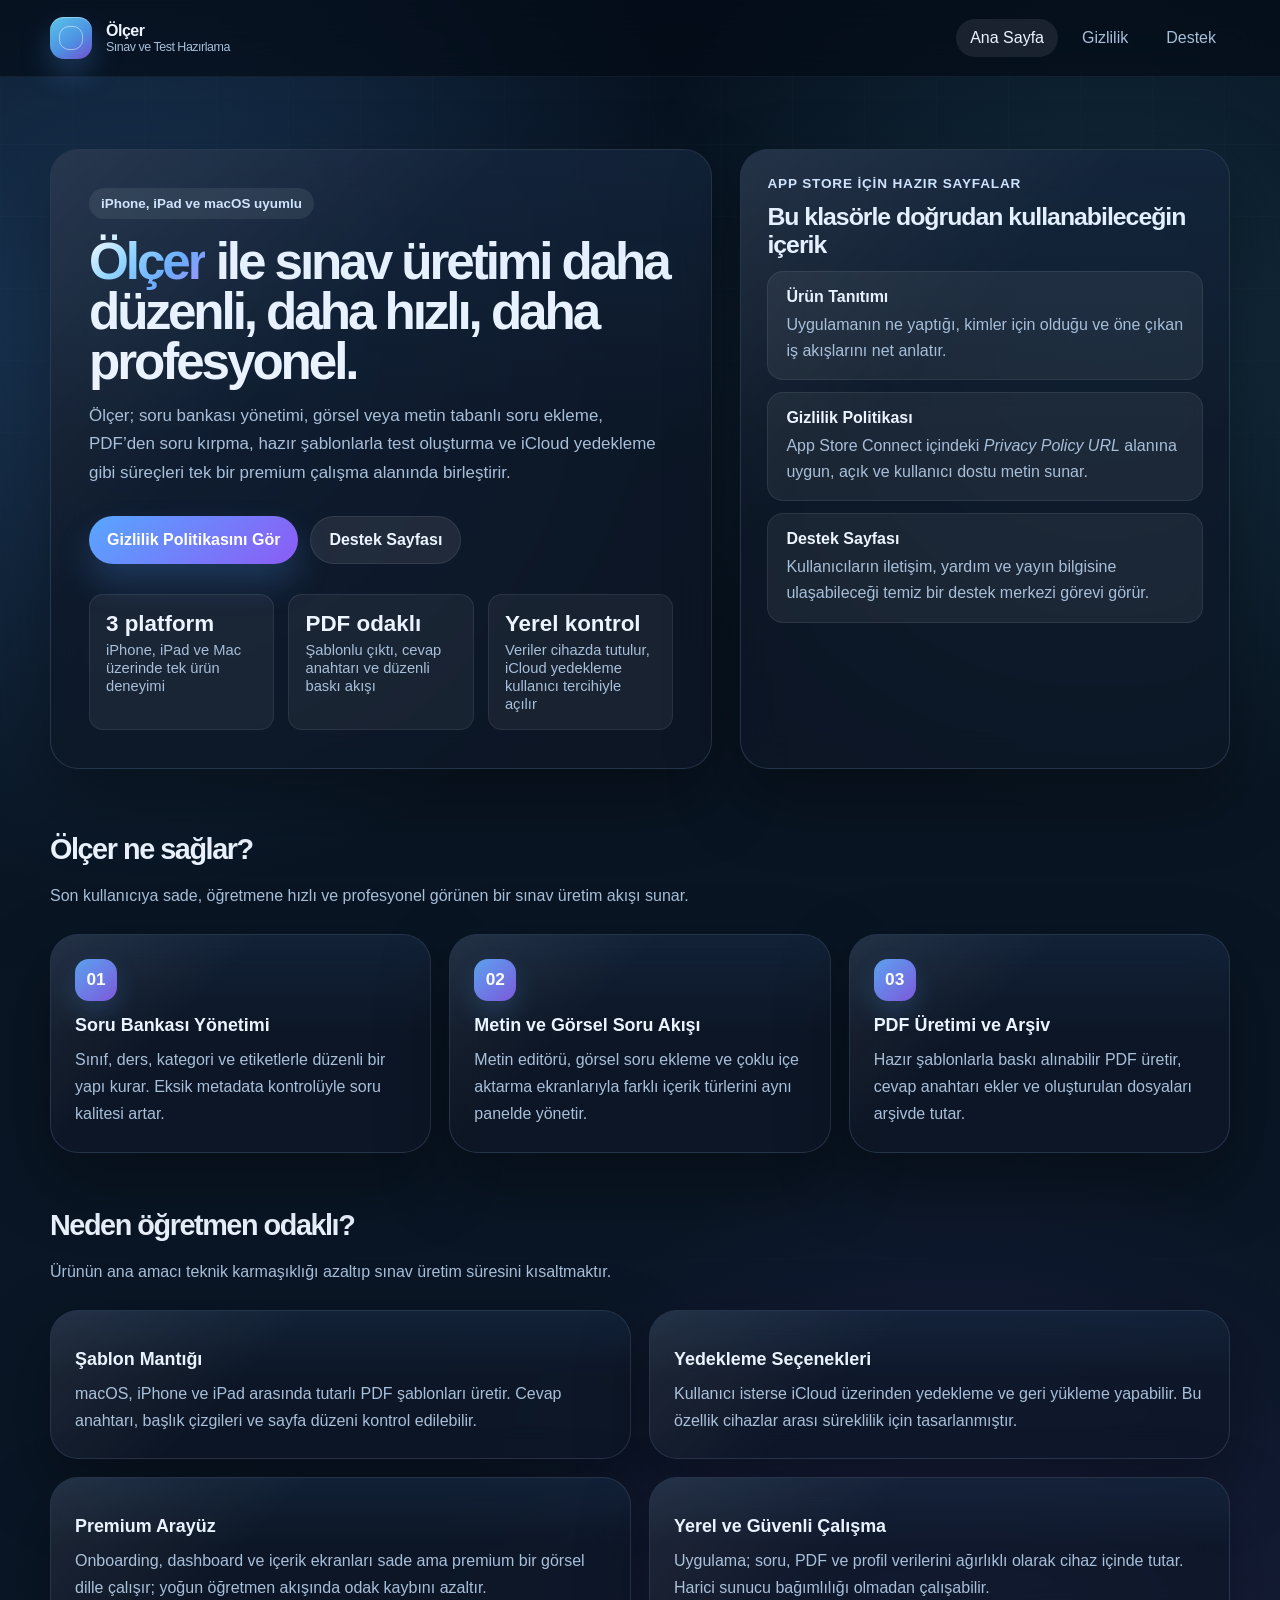
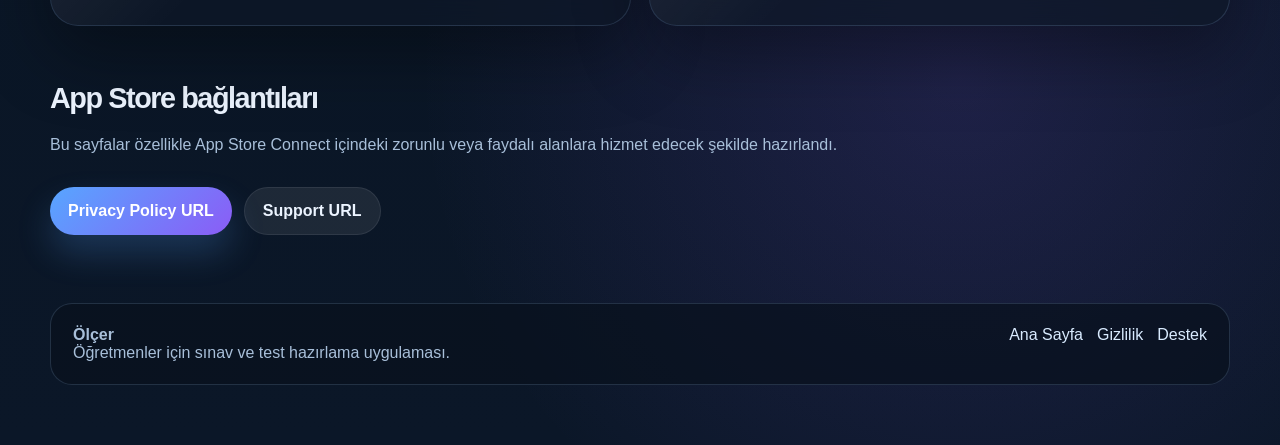
<file: index.html>
<!doctype html>
<html lang="tr">
  <head>
    <meta charset="utf-8">
    <meta name="viewport" content="width=device-width, initial-scale=1">
    <title>Ölçer | Sınav ve Test Hazırlama</title>
    <meta name="description" content="Ölçer; öğretmenler için soru bankası, görsel soru ekleme, PDF oluşturma ve iCloud yedekleme akışlarını tek yerde toplayan sınav hazırlama uygulamasıdır.">
    <link rel="stylesheet" href="./styles.css">
  </head>
  <body>
    <header class="topbar">
      <div class="site-shell topbar-inner">
        <a class="brand" href="./index.html">
          <span class="brand-mark" aria-hidden="true"></span>
          <span class="brand-copy">
            <strong>Ölçer</strong>
            <span>Sınav ve Test Hazırlama</span>
          </span>
        </a>
        <nav class="nav">
          <a class="active" href="./index.html">Ana Sayfa</a>
          <a href="./privacy.html">Gizlilik</a>
          <a href="./support.html">Destek</a>
        </nav>
      </div>
    </header>

    <main class="site-shell">
      <section class="hero">
        <div class="hero-grid">
          <article class="hero-card">
            <span class="eyebrow">iPhone, iPad ve macOS uyumlu</span>
            <h1><span class="gradient-text">Ölçer</span> ile sınav üretimi daha düzenli, daha hızlı, daha profesyonel.</h1>
            <p class="lead">
              Ölçer; soru bankası yönetimi, görsel veya metin tabanlı soru ekleme, PDF’den soru kırpma,
              hazır şablonlarla test oluşturma ve iCloud yedekleme gibi süreçleri tek bir premium çalışma alanında birleştirir.
            </p>

            <div class="hero-actions">
              <a class="button button-primary" href="./privacy.html">Gizlilik Politikasını Gör</a>
              <a class="button button-secondary" href="./support.html">Destek Sayfası</a>
            </div>

            <div class="hero-metrics">
              <div class="metric">
                <strong>3 platform</strong>
                <span>iPhone, iPad ve Mac üzerinde tek ürün deneyimi</span>
              </div>
              <div class="metric">
                <strong>PDF odaklı</strong>
                <span>Şablonlu çıktı, cevap anahtarı ve düzenli baskı akışı</span>
              </div>
              <div class="metric">
                <strong>Yerel kontrol</strong>
                <span>Veriler cihazda tutulur, iCloud yedekleme kullanıcı tercihiyle açılır</span>
              </div>
            </div>
          </article>

          <aside class="panel">
            <div class="panel-label">App Store için hazır sayfalar</div>
            <h2>Bu klasörle doğrudan kullanabileceğin içerik</h2>
            <div class="stack">
              <div class="stack-card">
                <strong>Ürün Tanıtımı</strong>
                <p>Uygulamanın ne yaptığı, kimler için olduğu ve öne çıkan iş akışlarını net anlatır.</p>
              </div>
              <div class="stack-card">
                <strong>Gizlilik Politikası</strong>
                <p>App Store Connect içindeki <em>Privacy Policy URL</em> alanına uygun, açık ve kullanıcı dostu metin sunar.</p>
              </div>
              <div class="stack-card">
                <strong>Destek Sayfası</strong>
                <p>Kullanıcıların iletişim, yardım ve yayın bilgisine ulaşabileceği temiz bir destek merkezi görevi görür.</p>
              </div>
            </div>
          </aside>
        </div>
      </section>

      <section class="section">
        <div class="section-header">
          <h2>Ölçer ne sağlar?</h2>
          <p>Son kullanıcıya sade, öğretmene hızlı ve profesyonel görünen bir sınav üretim akışı sunar.</p>
        </div>
        <div class="feature-grid">
          <article class="feature-card">
            <div class="icon-pill">01</div>
            <h3>Soru Bankası Yönetimi</h3>
            <p>Sınıf, ders, kategori ve etiketlerle düzenli bir yapı kurar. Eksik metadata kontrolüyle soru kalitesi artar.</p>
          </article>
          <article class="feature-card">
            <div class="icon-pill">02</div>
            <h3>Metin ve Görsel Soru Akışı</h3>
            <p>Metin editörü, görsel soru ekleme ve çoklu içe aktarma ekranlarıyla farklı içerik türlerini aynı panelde yönetir.</p>
          </article>
          <article class="feature-card">
            <div class="icon-pill">03</div>
            <h3>PDF Üretimi ve Arşiv</h3>
            <p>Hazır şablonlarla baskı alınabilir PDF üretir, cevap anahtarı ekler ve oluşturulan dosyaları arşivde tutar.</p>
          </article>
        </div>
      </section>

      <section class="section">
        <div class="section-header">
          <h2>Neden öğretmen odaklı?</h2>
          <p>Ürünün ana amacı teknik karmaşıklığı azaltıp sınav üretim süresini kısaltmaktır.</p>
        </div>
        <div class="info-grid">
          <article class="info-card">
            <h3>Şablon Mantığı</h3>
            <p>macOS, iPhone ve iPad arasında tutarlı PDF şablonları üretir. Cevap anahtarı, başlık çizgileri ve sayfa düzeni kontrol edilebilir.</p>
          </article>
          <article class="info-card">
            <h3>Yedekleme Seçenekleri</h3>
            <p>Kullanıcı isterse iCloud üzerinden yedekleme ve geri yükleme yapabilir. Bu özellik cihazlar arası süreklilik için tasarlanmıştır.</p>
          </article>
          <article class="info-card">
            <h3>Premium Arayüz</h3>
            <p>Onboarding, dashboard ve içerik ekranları sade ama premium bir görsel dille çalışır; yoğun öğretmen akışında odak kaybını azaltır.</p>
          </article>
          <article class="info-card">
            <h3>Yerel ve Güvenli Çalışma</h3>
            <p>Uygulama; soru, PDF ve profil verilerini ağırlıklı olarak cihaz içinde tutar. Harici sunucu bağımlılığı olmadan çalışabilir.</p>
          </article>
        </div>
      </section>

      <section class="section">
        <div class="section-header">
          <h2>App Store bağlantıları</h2>
          <p>Bu sayfalar özellikle App Store Connect içindeki zorunlu veya faydalı alanlara hizmet edecek şekilde hazırlandı.</p>
        </div>
        <div class="cta-row">
          <a class="button button-primary" href="./privacy.html">Privacy Policy URL</a>
          <a class="button button-secondary" href="./support.html">Support URL</a>
        </div>
      </section>
    </main>

    <footer class="site-shell footer">
      <div class="footer-card">
        <div>
          <strong>Ölçer</strong><br>
          Öğretmenler için sınav ve test hazırlama uygulaması.
        </div>
        <div class="footer-links">
          <a href="./index.html">Ana Sayfa</a>
          <a href="./privacy.html">Gizlilik</a>
          <a href="./support.html">Destek</a>
        </div>
      </div>
    </footer>
  </body>
</html>
</file>
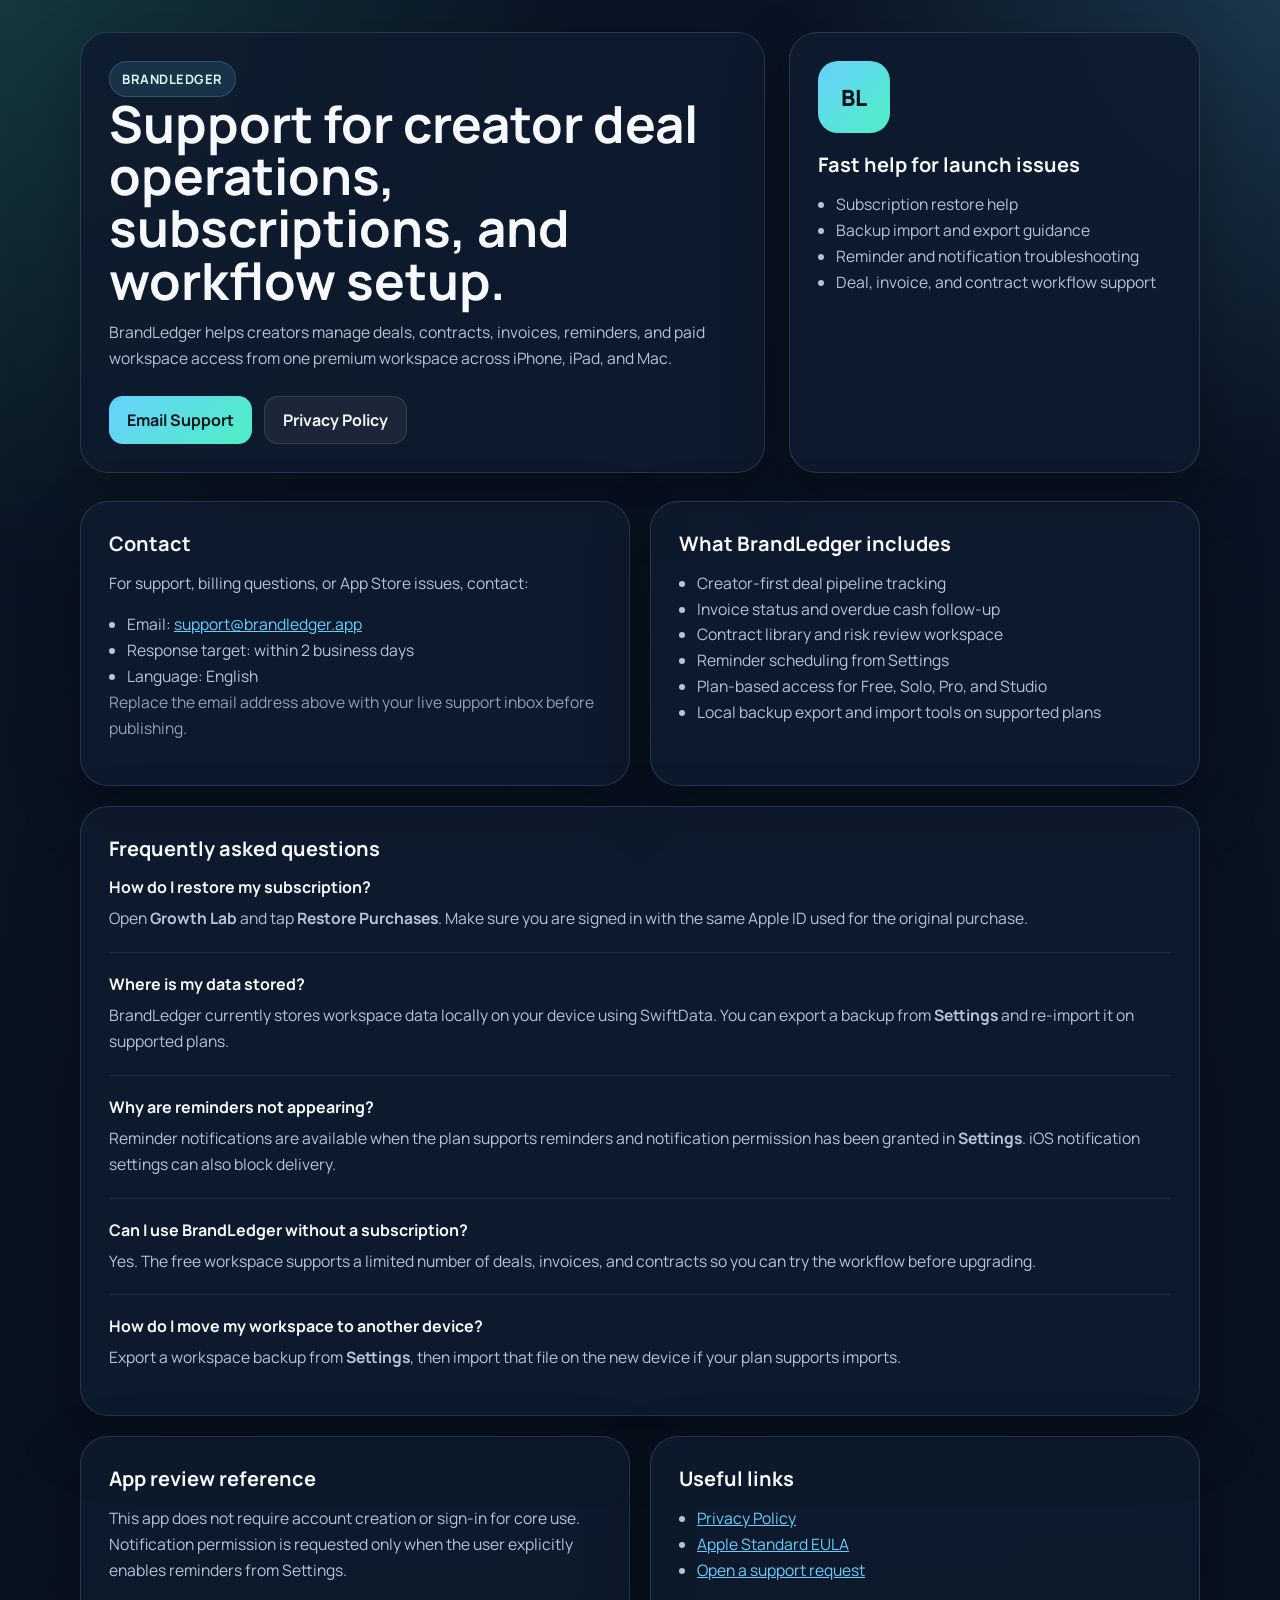
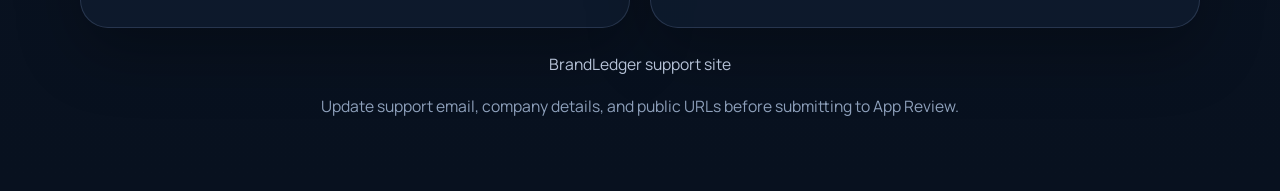
<file: brand/index.html>
<!DOCTYPE html>
<html lang="en">
<head>
  <meta charset="UTF-8">
  <meta name="viewport" content="width=device-width, initial-scale=1.0">
  <meta name="description" content="BrandLedger support hub for setup, subscriptions, backups, reminders, and creator workflow help.">
  <title>BrandLedger Support</title>
  <link rel="preconnect" href="https://fonts.googleapis.com">
  <link rel="preconnect" href="https://fonts.gstatic.com" crossorigin>
  <link href="https://fonts.googleapis.com/css2?family=Manrope:wght@400;500;600;700;800&display=swap" rel="stylesheet">
  <link rel="stylesheet" href="./styles.css">
</head>
<body>
  <div class="page-shell">
    <header class="hero">
      <div class="hero-copy">
        <span class="eyebrow">BrandLedger</span>
        <h1>Support for creator deal operations, subscriptions, and workflow setup.</h1>
        <p>
          BrandLedger helps creators manage deals, contracts, invoices, reminders, and paid workspace access
          from one premium workspace across iPhone, iPad, and Mac.
        </p>
        <div class="hero-actions">
          <a class="button button-primary" href="mailto:support@brandledger.app">Email Support</a>
          <a class="button button-secondary" href="./privacy.html">Privacy Policy</a>
        </div>
      </div>
      <div class="hero-card">
        <div class="logo-mark" aria-hidden="true">BL</div>
        <h2>Fast help for launch issues</h2>
        <ul class="stat-list">
          <li>Subscription restore help</li>
          <li>Backup import and export guidance</li>
          <li>Reminder and notification troubleshooting</li>
          <li>Deal, invoice, and contract workflow support</li>
        </ul>
      </div>
    </header>

    <main class="content-grid">
      <section class="card">
        <h2>Contact</h2>
        <p>For support, billing questions, or App Store issues, contact:</p>
        <ul class="plain-list">
          <li>Email: <a href="mailto:support@brandledger.app">support@brandledger.app</a></li>
          <li>Response target: within 2 business days</li>
          <li>Language: English</li>
        </ul>
        <p class="muted">
          Replace the email address above with your live support inbox before publishing.
        </p>
      </section>

      <section class="card">
        <h2>What BrandLedger includes</h2>
        <ul class="plain-list">
          <li>Creator-first deal pipeline tracking</li>
          <li>Invoice status and overdue cash follow-up</li>
          <li>Contract library and risk review workspace</li>
          <li>Reminder scheduling from Settings</li>
          <li>Plan-based access for Free, Solo, Pro, and Studio</li>
          <li>Local backup export and import tools on supported plans</li>
        </ul>
      </section>

      <section class="card span-2">
        <h2>Frequently asked questions</h2>

        <div class="faq-item">
          <h3>How do I restore my subscription?</h3>
          <p>
            Open <strong>Growth Lab</strong> and tap <strong>Restore Purchases</strong>. Make sure you are signed
            in with the same Apple ID used for the original purchase.
          </p>
        </div>

        <div class="faq-item">
          <h3>Where is my data stored?</h3>
          <p>
            BrandLedger currently stores workspace data locally on your device using SwiftData. You can export a
            backup from <strong>Settings</strong> and re-import it on supported plans.
          </p>
        </div>

        <div class="faq-item">
          <h3>Why are reminders not appearing?</h3>
          <p>
            Reminder notifications are available when the plan supports reminders and notification permission has
            been granted in <strong>Settings</strong>. iOS notification settings can also block delivery.
          </p>
        </div>

        <div class="faq-item">
          <h3>Can I use BrandLedger without a subscription?</h3>
          <p>
            Yes. The free workspace supports a limited number of deals, invoices, and contracts so you can try the
            workflow before upgrading.
          </p>
        </div>

        <div class="faq-item">
          <h3>How do I move my workspace to another device?</h3>
          <p>
            Export a workspace backup from <strong>Settings</strong>, then import that file on the new device if
            your plan supports imports.
          </p>
        </div>
      </section>

      <section class="card">
        <h2>App review reference</h2>
        <p>
          This app does not require account creation or sign-in for core use. Notification permission is requested
          only when the user explicitly enables reminders from Settings.
        </p>
      </section>

      <section class="card">
        <h2>Useful links</h2>
        <ul class="plain-list">
          <li><a href="./privacy.html">Privacy Policy</a></li>
          <li><a href="https://www.apple.com/legal/internet-services/itunes/dev/stdeula/" target="_blank" rel="noreferrer">Apple Standard EULA</a></li>
          <li><a href="mailto:support@brandledger.app?subject=BrandLedger%20Support">Open a support request</a></li>
        </ul>
      </section>
    </main>

    <footer class="footer">
      <p>BrandLedger support site</p>
      <p class="muted">Update support email, company details, and public URLs before submitting to App Review.</p>
    </footer>
  </div>
</body>
</html>
</file>
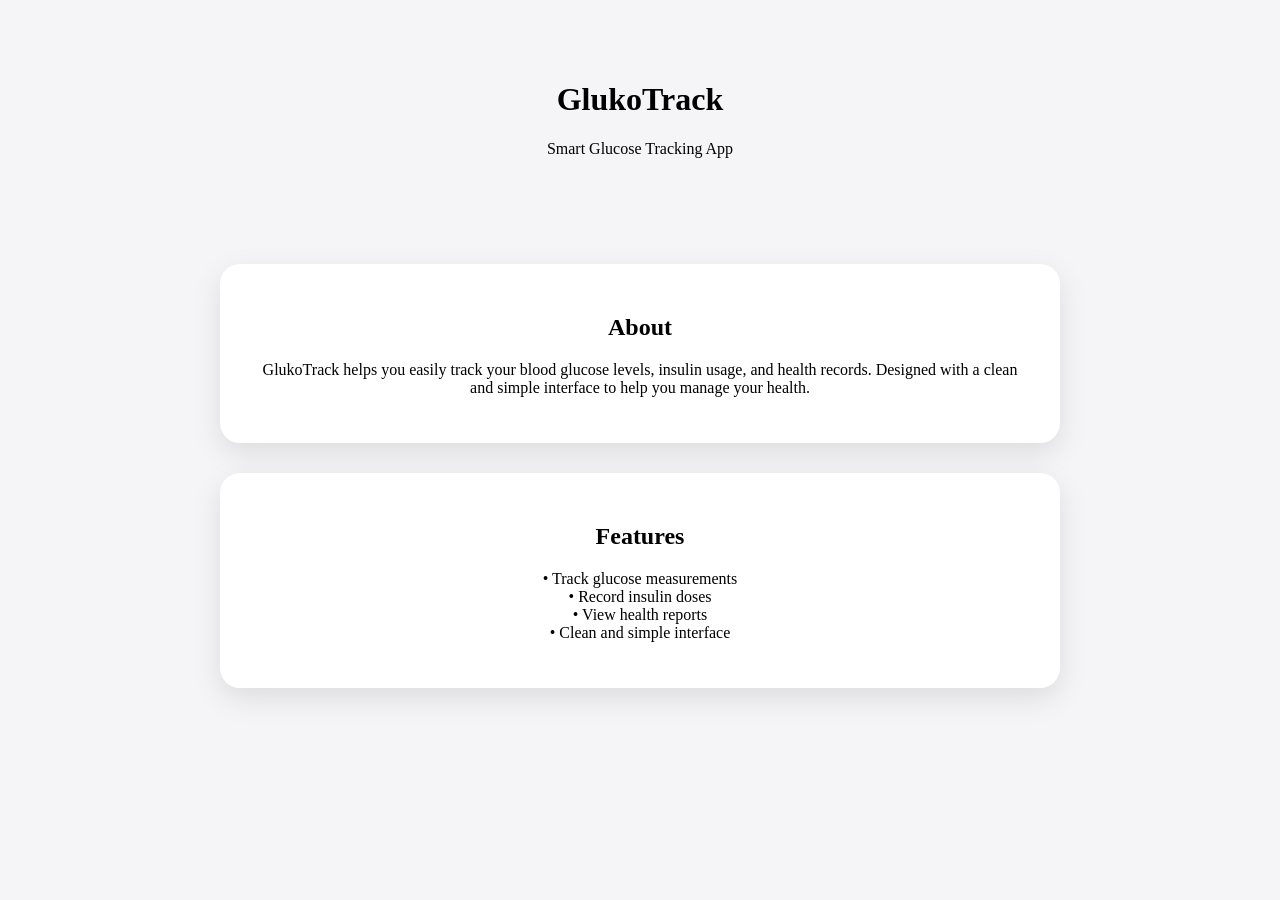
<file: glukotrack.html>
<!DOCTYPE html>
<html>
<head>
<meta charset="UTF-8">
<title>GlukoTrack</title>

<style>

body{
font-family:-apple-system;
background:#f5f5f7;
margin:0;
text-align:center;
}

header{
padding:60px;
}

.container{
max-width:900px;
margin:auto;
}

img{
width:100%;
border-radius:16px;
margin-top:20px;
}

.card{
background:white;
padding:30px;
border-radius:20px;
box-shadow:0 10px 30px rgba(0,0,0,0.1);
margin:30px;
}

</style>

</head>

<body>

<header>
<h1>GlukoTrack</h1>
<p>Smart Glucose Tracking App</p>
</header>

<div class="container">

<div class="card">

<h2>About</h2>

<p>
GlukoTrack helps you easily track your blood glucose levels, insulin usage, and health records.
Designed with a clean and simple interface to help you manage your health.
</p>

</div>

<div class="card">

<h2>Features</h2>

<p>
• Track glucose measurements<br>
• Record insulin doses<br>
• View health reports<br>
• Clean and simple interface
</p>

</div>

</div>

</body>
</html>
</file>
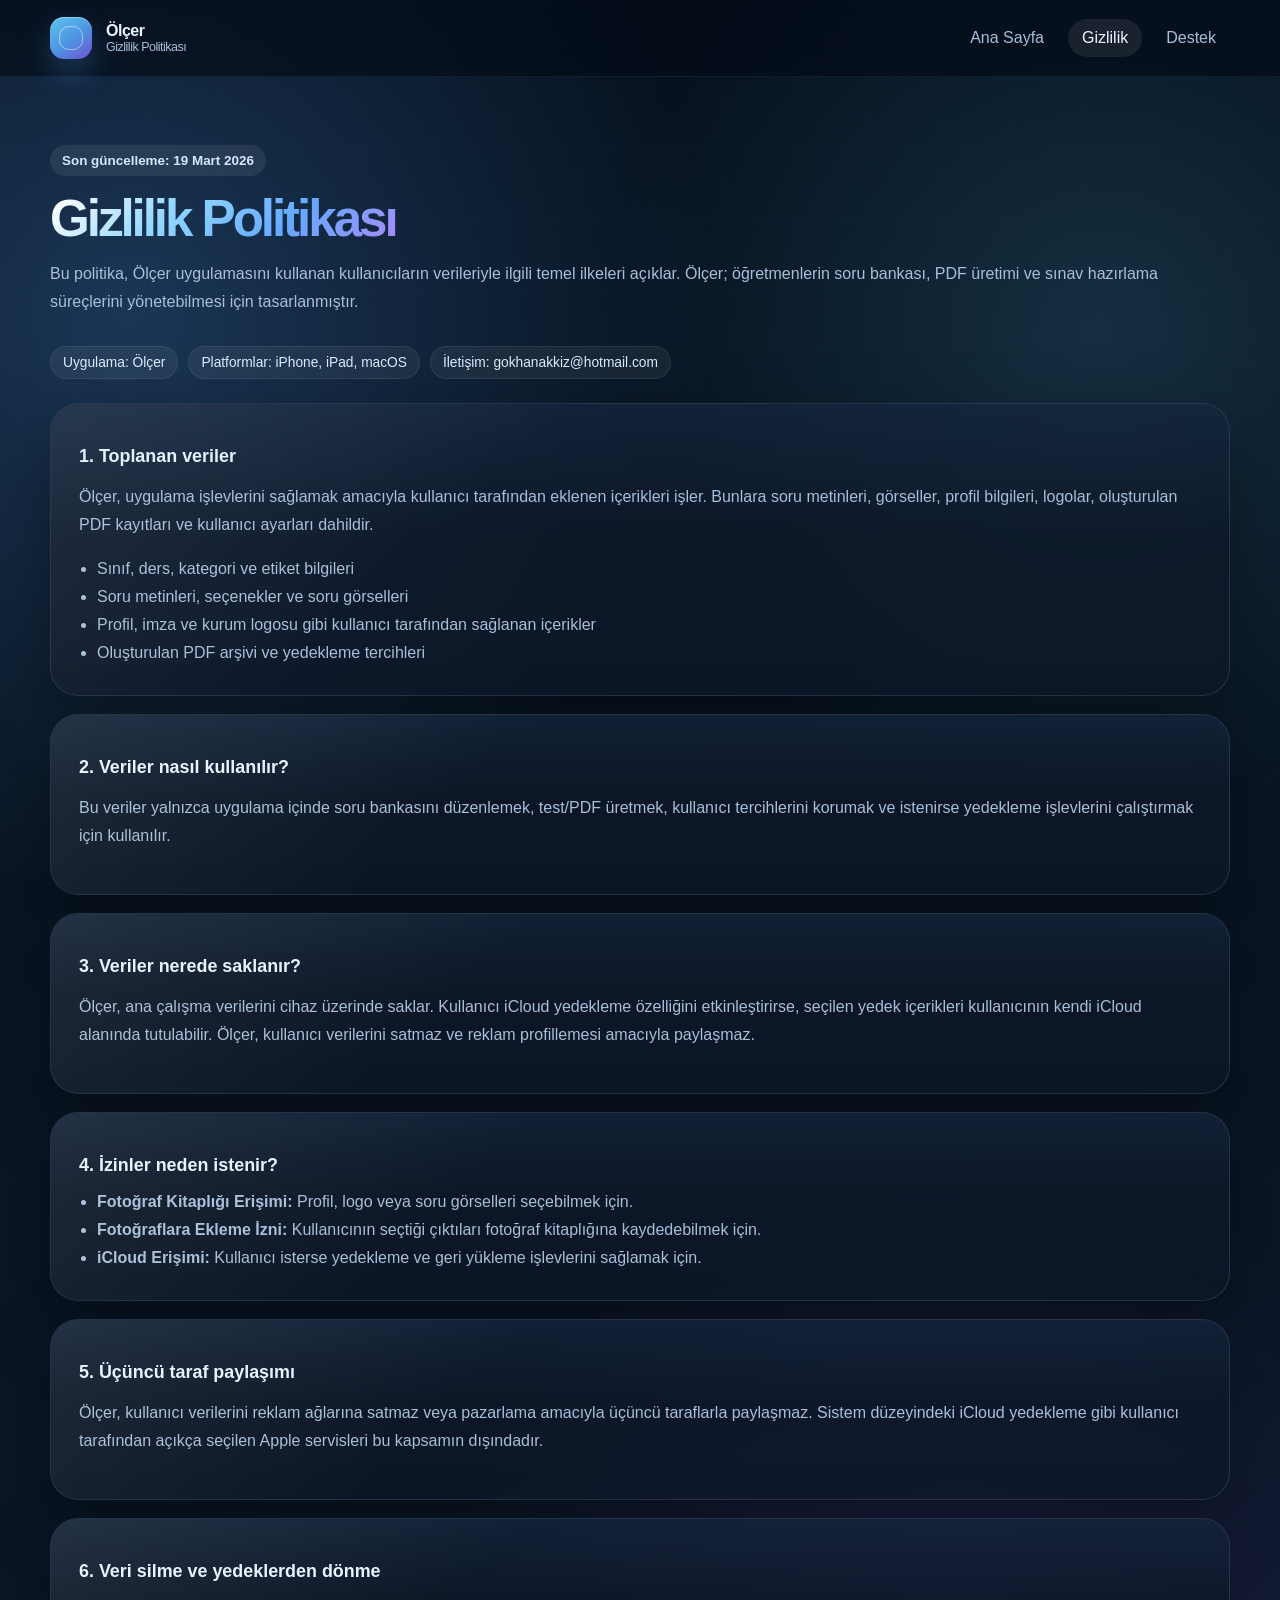
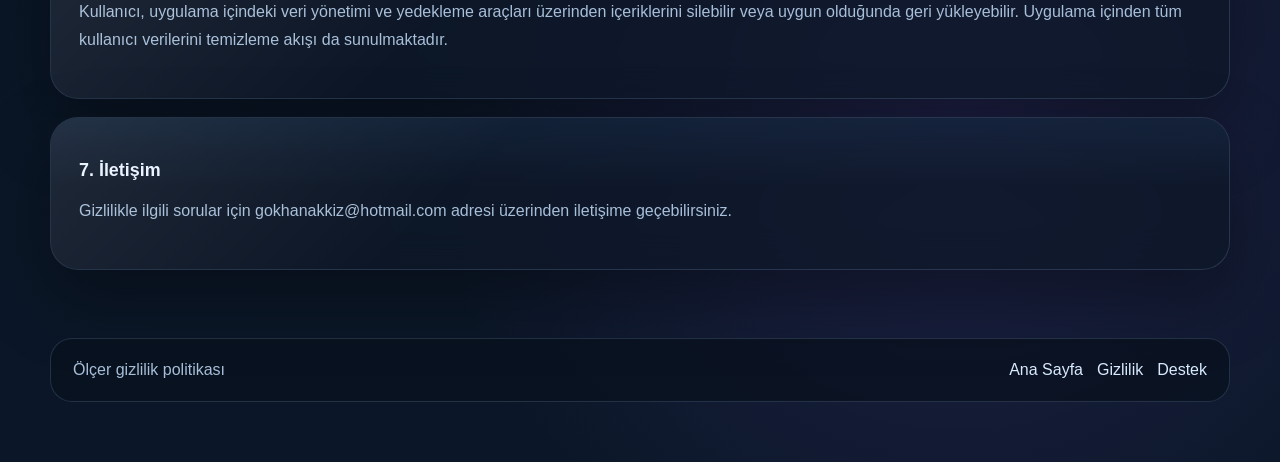
<file: privacy.html>
<!doctype html>
<html lang="tr">
  <head>
    <meta charset="utf-8">
    <meta name="viewport" content="width=device-width, initial-scale=1">
    <title>Ölçer | Gizlilik Politikası</title>
    <meta name="description" content="Ölçer gizlilik politikası. Uygulamada hangi verilerin işlendiğini, nasıl saklandığını ve hangi izinlerin neden istendiğini açıklar.">
    <link rel="stylesheet" href="./styles.css">
  </head>
  <body>
    <header class="topbar">
      <div class="site-shell topbar-inner">
        <a class="brand" href="./index.html">
          <span class="brand-mark" aria-hidden="true"></span>
          <span class="brand-copy">
            <strong>Ölçer</strong>
            <span>Gizlilik Politikası</span>
          </span>
        </a>
        <nav class="nav">
          <a href="./index.html">Ana Sayfa</a>
          <a class="active" href="./privacy.html">Gizlilik</a>
          <a href="./support.html">Destek</a>
        </nav>
      </div>
    </header>

    <main class="site-shell policy-layout">
      <div class="page-header">
        <span class="eyebrow">Son güncelleme: 19 Mart 2026</span>
        <h1><span class="gradient-text">Gizlilik Politikası</span></h1>
        <p>
          Bu politika, Ölçer uygulamasını kullanan kullanıcıların verileriyle ilgili temel ilkeleri açıklar.
          Ölçer; öğretmenlerin soru bankası, PDF üretimi ve sınav hazırlama süreçlerini yönetebilmesi için tasarlanmıştır.
        </p>
        <div class="policy-meta">
          <span class="chip">Uygulama: Ölçer</span>
          <span class="chip">Platformlar: iPhone, iPad, macOS</span>
          <span class="chip">İletişim: gokhanakkiz@hotmail.com</span>
        </div>
      </div>

      <article class="policy-card">
        <h3>1. Toplanan veriler</h3>
        <p>
          Ölçer, uygulama işlevlerini sağlamak amacıyla kullanıcı tarafından eklenen içerikleri işler. Bunlara soru metinleri,
          görseller, profil bilgileri, logolar, oluşturulan PDF kayıtları ve kullanıcı ayarları dahildir.
        </p>
        <ul class="policy-list">
          <li>Sınıf, ders, kategori ve etiket bilgileri</li>
          <li>Soru metinleri, seçenekler ve soru görselleri</li>
          <li>Profil, imza ve kurum logosu gibi kullanıcı tarafından sağlanan içerikler</li>
          <li>Oluşturulan PDF arşivi ve yedekleme tercihleri</li>
        </ul>
      </article>

      <article class="policy-card">
        <h3>2. Veriler nasıl kullanılır?</h3>
        <p>
          Bu veriler yalnızca uygulama içinde soru bankasını düzenlemek, test/PDF üretmek, kullanıcı tercihlerini korumak
          ve istenirse yedekleme işlevlerini çalıştırmak için kullanılır.
        </p>
      </article>

      <article class="policy-card">
        <h3>3. Veriler nerede saklanır?</h3>
        <p>
          Ölçer, ana çalışma verilerini cihaz üzerinde saklar. Kullanıcı iCloud yedekleme özelliğini etkinleştirirse,
          seçilen yedek içerikleri kullanıcının kendi iCloud alanında tutulabilir. Ölçer, kullanıcı verilerini satmaz ve
          reklam profillemesi amacıyla paylaşmaz.
        </p>
      </article>

      <article class="policy-card">
        <h3>4. İzinler neden istenir?</h3>
        <ul class="policy-list">
          <li><strong>Fotoğraf Kitaplığı Erişimi:</strong> Profil, logo veya soru görselleri seçebilmek için.</li>
          <li><strong>Fotoğraflara Ekleme İzni:</strong> Kullanıcının seçtiği çıktıları fotoğraf kitaplığına kaydedebilmek için.</li>
          <li><strong>iCloud Erişimi:</strong> Kullanıcı isterse yedekleme ve geri yükleme işlevlerini sağlamak için.</li>
        </ul>
      </article>

      <article class="policy-card">
        <h3>5. Üçüncü taraf paylaşımı</h3>
        <p>
          Ölçer, kullanıcı verilerini reklam ağlarına satmaz veya pazarlama amacıyla üçüncü taraflarla paylaşmaz.
          Sistem düzeyindeki iCloud yedekleme gibi kullanıcı tarafından açıkça seçilen Apple servisleri bu kapsamın dışındadır.
        </p>
      </article>

      <article class="policy-card">
        <h3>6. Veri silme ve yedeklerden dönme</h3>
        <p>
          Kullanıcı, uygulama içindeki veri yönetimi ve yedekleme araçları üzerinden içeriklerini silebilir veya uygun olduğunda
          geri yükleyebilir. Uygulama içinden tüm kullanıcı verilerini temizleme akışı da sunulmaktadır.
        </p>
      </article>

      <article class="policy-card">
        <h3>7. İletişim</h3>
        <p>
          Gizlilikle ilgili sorular için <a href="mailto:gokhanakkiz@hotmail.com">gokhanakkiz@hotmail.com</a> adresi üzerinden iletişime geçebilirsiniz.
        </p>
      </article>
    </main>

    <footer class="site-shell footer">
      <div class="footer-card">
        <div>Ölçer gizlilik politikası</div>
        <div class="footer-links">
          <a href="./index.html">Ana Sayfa</a>
          <a href="./privacy.html">Gizlilik</a>
          <a href="./support.html">Destek</a>
        </div>
      </div>
    </footer>
  </body>
</html>
</file>
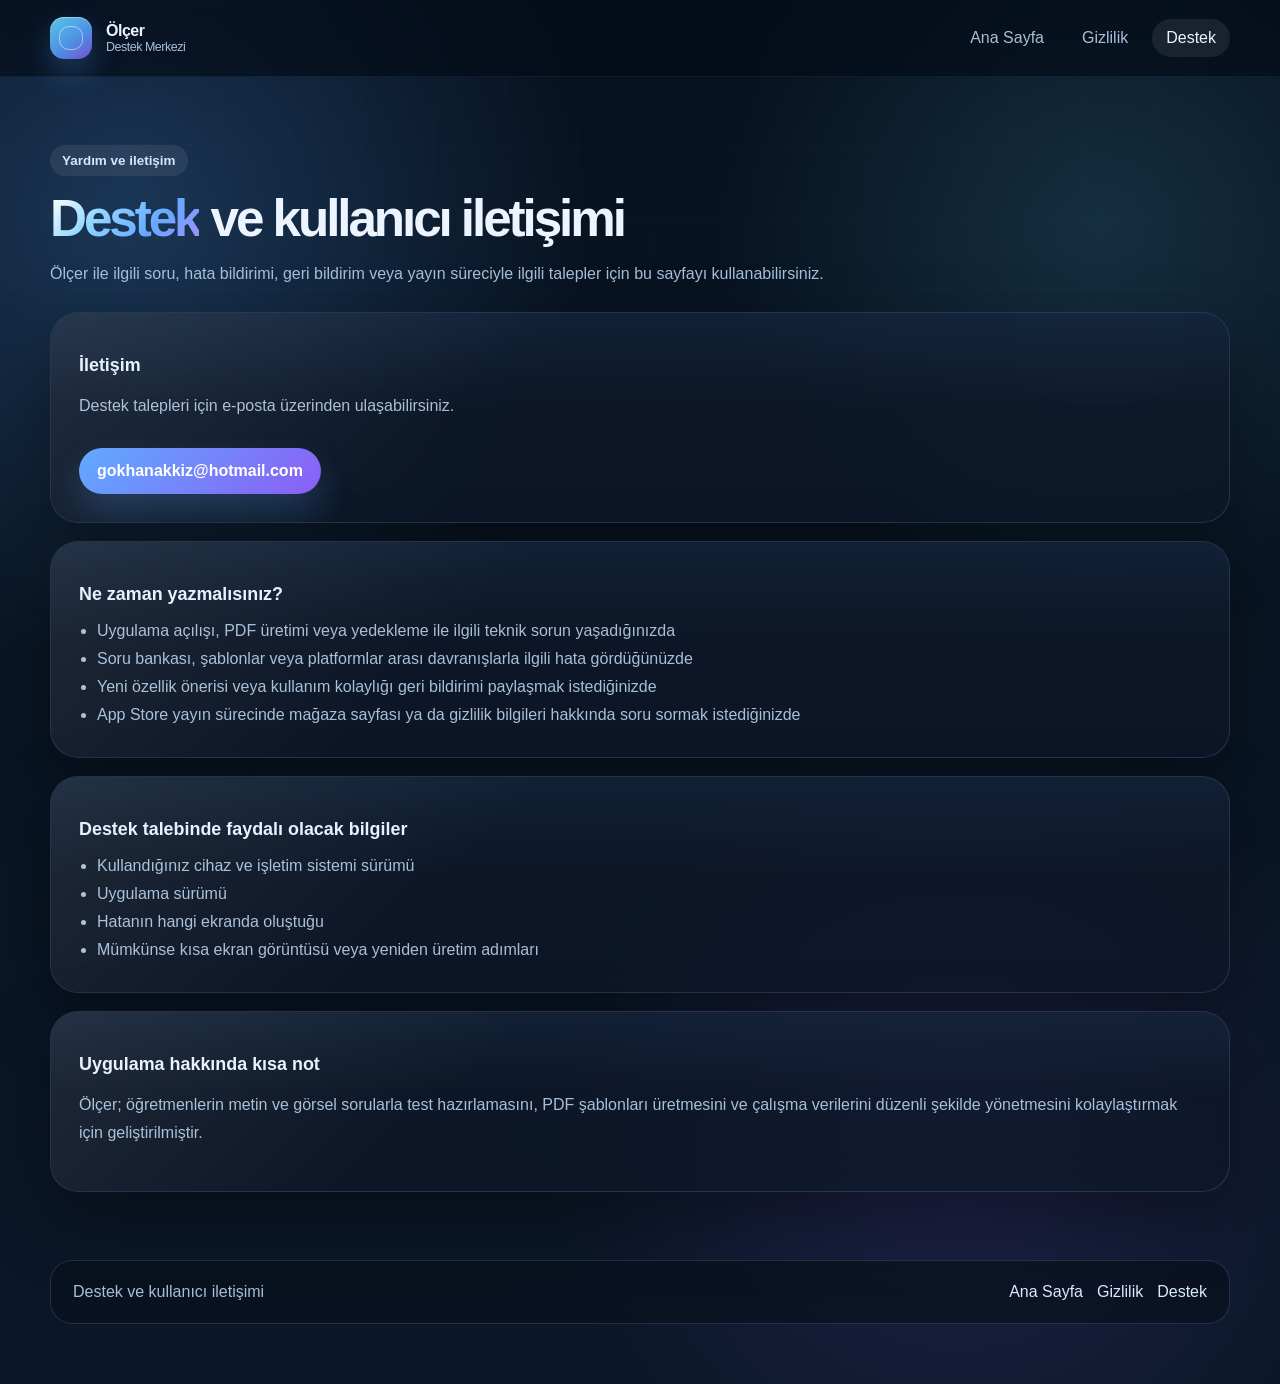
<file: support.html>
<!doctype html>
<html lang="tr">
  <head>
    <meta charset="utf-8">
    <meta name="viewport" content="width=device-width, initial-scale=1">
    <title>Ölçer | Destek</title>
    <meta name="description" content="Ölçer uygulaması için destek, iletişim ve kullanıcı yardımı sayfası.">
    <link rel="stylesheet" href="./styles.css">
  </head>
  <body>
    <header class="topbar">
      <div class="site-shell topbar-inner">
        <a class="brand" href="./index.html">
          <span class="brand-mark" aria-hidden="true"></span>
          <span class="brand-copy">
            <strong>Ölçer</strong>
            <span>Destek Merkezi</span>
          </span>
        </a>
        <nav class="nav">
          <a href="./index.html">Ana Sayfa</a>
          <a href="./privacy.html">Gizlilik</a>
          <a class="active" href="./support.html">Destek</a>
        </nav>
      </div>
    </header>

    <main class="site-shell policy-layout">
      <div class="page-header">
        <span class="eyebrow">Yardım ve iletişim</span>
        <h1><span class="gradient-text">Destek</span> ve kullanıcı iletişimi</h1>
        <p>
          Ölçer ile ilgili soru, hata bildirimi, geri bildirim veya yayın süreciyle ilgili talepler için bu sayfayı kullanabilirsiniz.
        </p>
      </div>

      <article class="policy-card">
        <h3>İletişim</h3>
        <p>Destek talepleri için e-posta üzerinden ulaşabilirsiniz.</p>
        <div class="cta-row">
          <a class="button button-primary" href="mailto:gokhanakkiz@hotmail.com">gokhanakkiz@hotmail.com</a>
        </div>
      </article>

      <article class="policy-card">
        <h3>Ne zaman yazmalısınız?</h3>
        <ul class="support-list">
          <li>Uygulama açılışı, PDF üretimi veya yedekleme ile ilgili teknik sorun yaşadığınızda</li>
          <li>Soru bankası, şablonlar veya platformlar arası davranışlarla ilgili hata gördüğünüzde</li>
          <li>Yeni özellik önerisi veya kullanım kolaylığı geri bildirimi paylaşmak istediğinizde</li>
          <li>App Store yayın sürecinde mağaza sayfası ya da gizlilik bilgileri hakkında soru sormak istediğinizde</li>
        </ul>
      </article>

      <article class="policy-card">
        <h3>Destek talebinde faydalı olacak bilgiler</h3>
        <ul class="support-list">
          <li>Kullandığınız cihaz ve işletim sistemi sürümü</li>
          <li>Uygulama sürümü</li>
          <li>Hatanın hangi ekranda oluştuğu</li>
          <li>Mümkünse kısa ekran görüntüsü veya yeniden üretim adımları</li>
        </ul>
      </article>

      <article class="policy-card">
        <h3>Uygulama hakkında kısa not</h3>
        <p>
          Ölçer; öğretmenlerin metin ve görsel sorularla test hazırlamasını, PDF şablonları üretmesini ve çalışma verilerini düzenli şekilde yönetmesini kolaylaştırmak için geliştirilmiştir.
        </p>
      </article>
    </main>

    <footer class="site-shell footer">
      <div class="footer-card">
        <div>Destek ve kullanıcı iletişimi</div>
        <div class="footer-links">
          <a href="./index.html">Ana Sayfa</a>
          <a href="./privacy.html">Gizlilik</a>
          <a href="./support.html">Destek</a>
        </div>
      </div>
    </footer>
  </body>
</html>
</file>
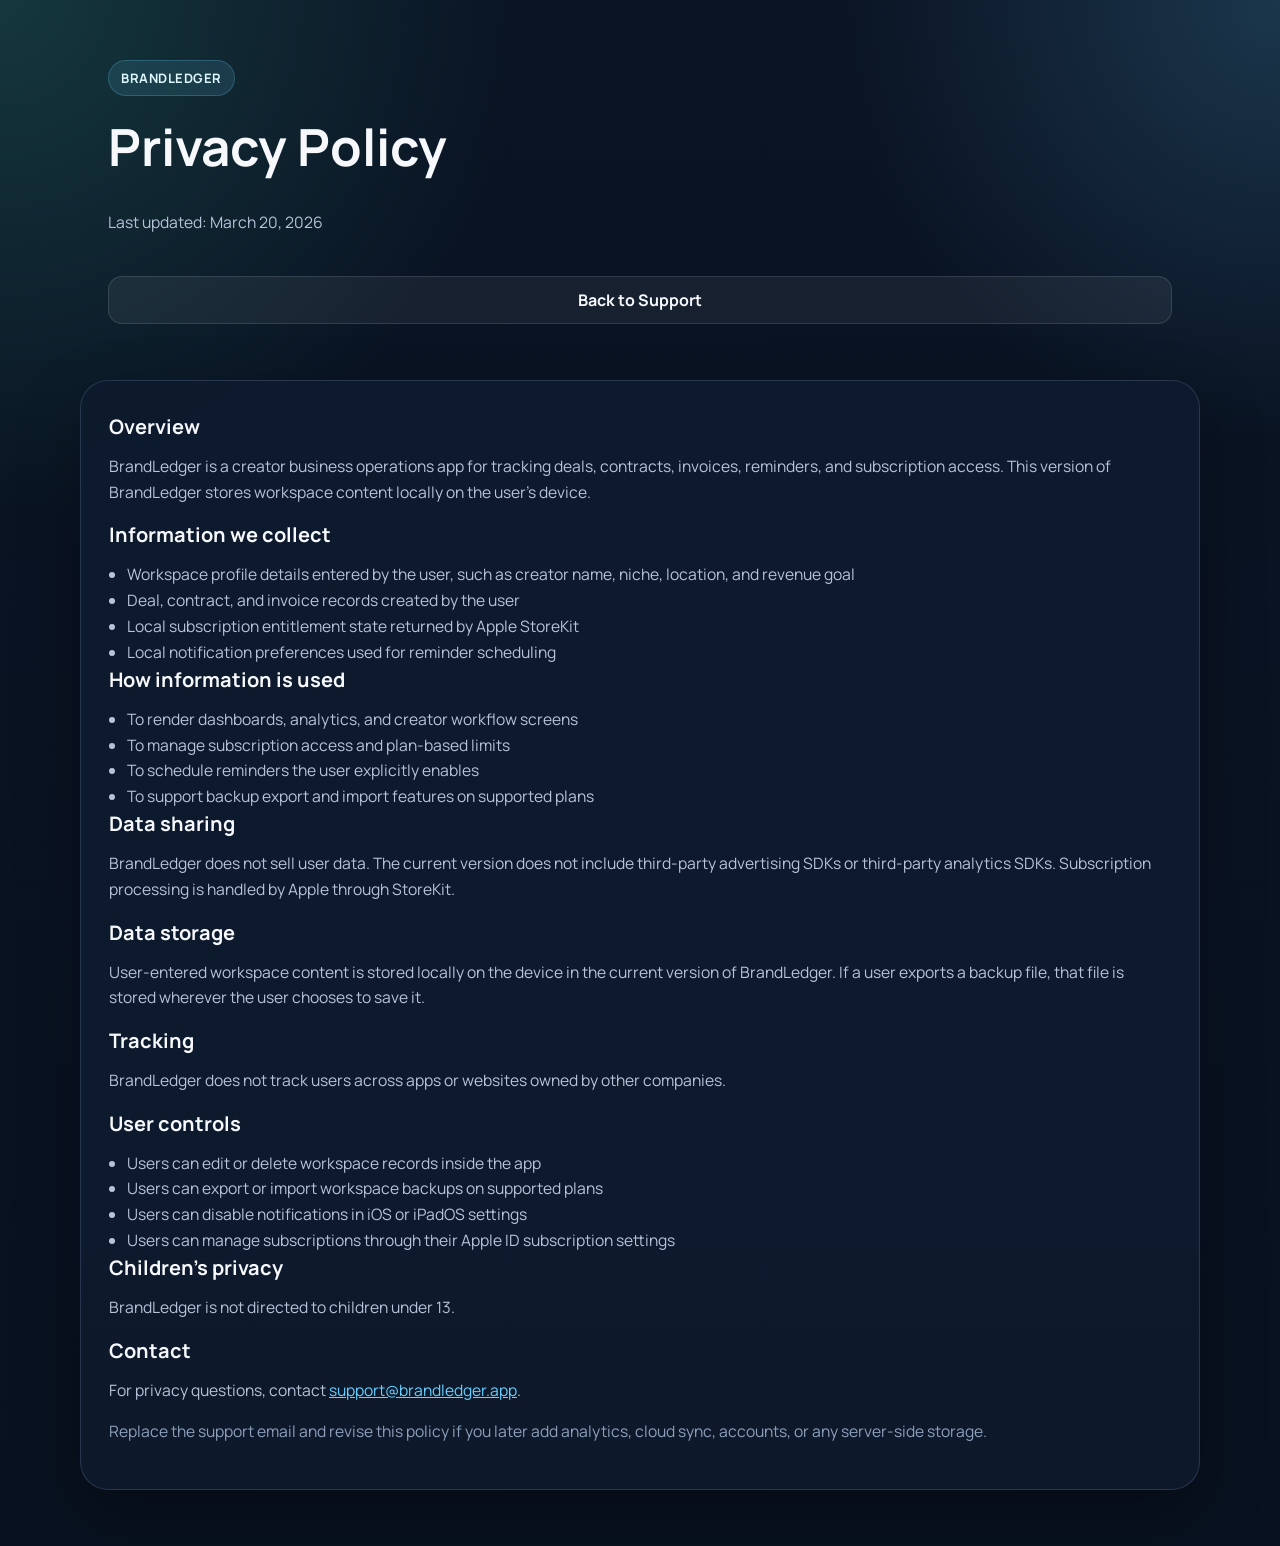
<file: brand/privacy.html>
<!DOCTYPE html>
<html lang="en">
<head>
  <meta charset="UTF-8">
  <meta name="viewport" content="width=device-width, initial-scale=1.0">
  <meta name="description" content="BrandLedger privacy policy.">
  <title>BrandLedger Privacy Policy</title>
  <link rel="preconnect" href="https://fonts.googleapis.com">
  <link rel="preconnect" href="https://fonts.gstatic.com" crossorigin>
  <link href="https://fonts.googleapis.com/css2?family=Manrope:wght@400;500;600;700;800&display=swap" rel="stylesheet">
  <link rel="stylesheet" href="./styles.css">
</head>
<body>
  <div class="page-shell">
    <header class="subpage-header">
      <span class="eyebrow">BrandLedger</span>
      <h1>Privacy Policy</h1>
      <p>Last updated: March 20, 2026</p>
      <a class="button button-secondary" href="./index.html">Back to Support</a>
    </header>

    <main class="legal card legal-card">
      <h2>Overview</h2>
      <p>
        BrandLedger is a creator business operations app for tracking deals, contracts, invoices, reminders, and
        subscription access. This version of BrandLedger stores workspace content locally on the user’s device.
      </p>

      <h2>Information we collect</h2>
      <ul class="plain-list">
        <li>Workspace profile details entered by the user, such as creator name, niche, location, and revenue goal</li>
        <li>Deal, contract, and invoice records created by the user</li>
        <li>Local subscription entitlement state returned by Apple StoreKit</li>
        <li>Local notification preferences used for reminder scheduling</li>
      </ul>

      <h2>How information is used</h2>
      <ul class="plain-list">
        <li>To render dashboards, analytics, and creator workflow screens</li>
        <li>To manage subscription access and plan-based limits</li>
        <li>To schedule reminders the user explicitly enables</li>
        <li>To support backup export and import features on supported plans</li>
      </ul>

      <h2>Data sharing</h2>
      <p>
        BrandLedger does not sell user data. The current version does not include third-party advertising SDKs or
        third-party analytics SDKs. Subscription processing is handled by Apple through StoreKit.
      </p>

      <h2>Data storage</h2>
      <p>
        User-entered workspace content is stored locally on the device in the current version of BrandLedger.
        If a user exports a backup file, that file is stored wherever the user chooses to save it.
      </p>

      <h2>Tracking</h2>
      <p>BrandLedger does not track users across apps or websites owned by other companies.</p>

      <h2>User controls</h2>
      <ul class="plain-list">
        <li>Users can edit or delete workspace records inside the app</li>
        <li>Users can export or import workspace backups on supported plans</li>
        <li>Users can disable notifications in iOS or iPadOS settings</li>
        <li>Users can manage subscriptions through their Apple ID subscription settings</li>
      </ul>

      <h2>Children’s privacy</h2>
      <p>BrandLedger is not directed to children under 13.</p>

      <h2>Contact</h2>
      <p>
        For privacy questions, contact <a href="mailto:support@brandledger.app">support@brandledger.app</a>.
      </p>

      <p class="muted">
        Replace the support email and revise this policy if you later add analytics, cloud sync, accounts, or
        any server-side storage.
      </p>
    </main>
  </div>
</body>
</html>
</file>
<file: styles.css>
:root {
  --bg: #06111f;
  --bg-soft: #0d1a2c;
  --card: rgba(14, 24, 40, 0.74);
  --card-light: rgba(255, 255, 255, 0.08);
  --text: #ecf4ff;
  --muted: #a8bfd9;
  --line: rgba(148, 186, 230, 0.18);
  --primary: #57a6ff;
  --secondary: #65d9ff;
  --accent: #8b5cf6;
  --success: #52d2a6;
  --shadow: 0 28px 70px rgba(0, 0, 0, 0.35);
  --radius-xl: 28px;
  --radius-lg: 20px;
  --radius-md: 14px;
  --max-width: 1180px;
}

* {
  box-sizing: border-box;
}

html {
  scroll-behavior: smooth;
}

body {
  margin: 0;
  font-family: "SF Pro Display", "Segoe UI", -apple-system, BlinkMacSystemFont, sans-serif;
  color: var(--text);
  background:
    radial-gradient(circle at 10% 15%, rgba(87, 166, 255, 0.24), transparent 28%),
    radial-gradient(circle at 86% 16%, rgba(101, 217, 255, 0.14), transparent 24%),
    radial-gradient(circle at 75% 82%, rgba(139, 92, 246, 0.16), transparent 28%),
    linear-gradient(180deg, #06111f 0%, #091523 38%, #0b1728 100%);
  min-height: 100vh;
}

body::before {
  content: "";
  position: fixed;
  inset: 0;
  pointer-events: none;
  background-image:
    linear-gradient(rgba(153, 191, 235, 0.05) 1px, transparent 1px),
    linear-gradient(90deg, rgba(153, 191, 235, 0.04) 1px, transparent 1px);
  background-size: 72px 72px;
  mask-image: linear-gradient(180deg, rgba(0, 0, 0, 0.55), transparent 88%);
}

a {
  color: inherit;
  text-decoration: none;
}

.site-shell {
  width: min(var(--max-width), calc(100vw - 32px));
  margin: 0 auto;
}

.topbar {
  position: sticky;
  top: 0;
  z-index: 30;
  backdrop-filter: blur(18px);
  background: rgba(4, 12, 22, 0.66);
  border-bottom: 1px solid rgba(167, 196, 233, 0.08);
}

.topbar-inner {
  display: flex;
  align-items: center;
  justify-content: space-between;
  gap: 16px;
  min-height: 76px;
}

.brand {
  display: flex;
  align-items: center;
  gap: 14px;
  font-weight: 700;
  letter-spacing: -0.03em;
}

.brand-mark {
  width: 42px;
  height: 42px;
  border-radius: 14px;
  background:
    linear-gradient(145deg, rgba(101, 217, 255, 0.9), rgba(87, 166, 255, 0.88) 55%, rgba(139, 92, 246, 0.82));
  box-shadow:
    0 14px 30px rgba(87, 166, 255, 0.26),
    inset 0 1px 0 rgba(255, 255, 255, 0.36);
  position: relative;
}

.brand-mark::after {
  content: "";
  position: absolute;
  inset: 9px;
  border-radius: 10px;
  border: 1px solid rgba(255, 255, 255, 0.48);
}

.brand-copy strong {
  display: block;
  font-size: 1rem;
}

.brand-copy span {
  display: block;
  font-size: 0.78rem;
  color: var(--muted);
  font-weight: 500;
}

.nav {
  display: flex;
  align-items: center;
  gap: 10px;
  flex-wrap: wrap;
}

.nav a {
  padding: 10px 14px;
  border-radius: 999px;
  color: var(--muted);
  transition: 0.22s ease;
}

.nav a:hover,
.nav a.active {
  color: var(--text);
  background: rgba(255, 255, 255, 0.08);
}

.hero {
  padding: 72px 0 42px;
}

.hero-grid {
  display: grid;
  grid-template-columns: 1.15fr 0.85fr;
  gap: 28px;
  align-items: stretch;
}

.hero-card,
.panel,
.info-card,
.feature-card,
.policy-card {
  position: relative;
  overflow: hidden;
  border: 1px solid var(--line);
  background: var(--card);
  border-radius: var(--radius-xl);
  box-shadow: var(--shadow);
  backdrop-filter: blur(18px);
}

.hero-card {
  padding: 38px;
}

.hero-card::before,
.panel::before,
.info-card::before,
.feature-card::before,
.policy-card::before {
  content: "";
  position: absolute;
  inset: 0;
  pointer-events: none;
  background:
    linear-gradient(135deg, rgba(255, 255, 255, 0.08), transparent 36%),
    linear-gradient(180deg, rgba(87, 166, 255, 0.08), transparent 46%);
}

.eyebrow {
  display: inline-flex;
  align-items: center;
  gap: 8px;
  padding: 8px 12px;
  border-radius: 999px;
  background: rgba(255, 255, 255, 0.08);
  color: #d4e7ff;
  font-size: 0.84rem;
  font-weight: 600;
}

.hero h1,
.page-header h1 {
  margin: 18px 0 14px;
  font-size: clamp(2.6rem, 4vw, 4.8rem);
  line-height: 0.98;
  letter-spacing: -0.06em;
}

.gradient-text {
  background: linear-gradient(135deg, #ffffff 4%, #92d7ff 35%, #66a8ff 68%, #a78bfa 100%);
  -webkit-background-clip: text;
  background-clip: text;
  color: transparent;
}

.lead {
  margin: 0;
  max-width: 66ch;
  color: var(--muted);
  font-size: 1.06rem;
  line-height: 1.7;
}

.hero-actions,
.cta-row {
  display: flex;
  flex-wrap: wrap;
  gap: 12px;
  margin-top: 28px;
}

.button {
  display: inline-flex;
  align-items: center;
  justify-content: center;
  gap: 8px;
  padding: 14px 18px;
  border-radius: 999px;
  font-weight: 700;
  transition: transform 0.2s ease, box-shadow 0.2s ease, background 0.2s ease;
}

.button:hover {
  transform: translateY(-1px);
}

.button-primary {
  background: linear-gradient(135deg, var(--primary), var(--accent));
  color: white;
  box-shadow: 0 18px 34px rgba(87, 166, 255, 0.22);
}

.button-secondary {
  background: rgba(255, 255, 255, 0.08);
  color: var(--text);
  border: 1px solid rgba(255, 255, 255, 0.08);
}

.hero-metrics {
  display: grid;
  grid-template-columns: repeat(3, 1fr);
  gap: 14px;
  margin-top: 30px;
}

.metric {
  padding: 16px;
  border-radius: var(--radius-md);
  background: rgba(255, 255, 255, 0.05);
  border: 1px solid rgba(255, 255, 255, 0.08);
}

.metric strong {
  display: block;
  font-size: 1.4rem;
  margin-bottom: 4px;
}

.metric span {
  color: var(--muted);
  font-size: 0.92rem;
}

.panel {
  padding: 26px;
}

.panel-label {
  color: #d4e7ff;
  font-size: 0.85rem;
  font-weight: 700;
  letter-spacing: 0.06em;
  text-transform: uppercase;
}

.panel h2 {
  margin: 12px 0;
  font-size: 1.55rem;
  letter-spacing: -0.04em;
}

.stack {
  display: grid;
  gap: 12px;
}

.stack-card {
  padding: 16px 18px;
  border-radius: 16px;
  background: rgba(255, 255, 255, 0.06);
  border: 1px solid rgba(255, 255, 255, 0.08);
}

.stack-card strong {
  display: block;
  margin-bottom: 6px;
}

.stack-card p {
  margin: 0;
  color: var(--muted);
  line-height: 1.6;
}

.section {
  padding: 22px 0 34px;
}

.section-header,
.page-header {
  margin-bottom: 24px;
}

.section-header h2 {
  margin: 0 0 10px;
  font-size: clamp(1.8rem, 2vw, 2.4rem);
  letter-spacing: -0.05em;
}

.section-header p,
.page-header p,
.policy-card p,
.policy-card li,
.support-list li {
  color: var(--muted);
  line-height: 1.75;
}

.feature-grid,
.info-grid,
.policy-grid {
  display: grid;
  gap: 18px;
}

.feature-grid {
  grid-template-columns: repeat(3, minmax(0, 1fr));
}

.info-grid {
  grid-template-columns: repeat(2, minmax(0, 1fr));
}

.policy-grid {
  grid-template-columns: 1fr;
}

.feature-card,
.info-card {
  padding: 24px;
}

.feature-card h3,
.info-card h3,
.policy-card h3 {
  margin: 14px 0 10px;
  font-size: 1.12rem;
}

.feature-card p,
.info-card p {
  margin: 0;
  color: var(--muted);
  line-height: 1.7;
}

.icon-pill {
  width: 42px;
  height: 42px;
  border-radius: 14px;
  display: grid;
  place-items: center;
  font-size: 1.08rem;
  font-weight: 800;
  color: white;
  background: linear-gradient(135deg, rgba(87, 166, 255, 0.92), rgba(139, 92, 246, 0.86));
  box-shadow: 0 12px 26px rgba(87, 166, 255, 0.18);
}

.policy-layout {
  padding: 68px 0 34px;
}

.policy-card {
  padding: 28px;
}

.policy-card + .policy-card {
  margin-top: 18px;
}

.policy-meta {
  display: inline-flex;
  gap: 10px;
  flex-wrap: wrap;
  margin-top: 14px;
}

.chip {
  display: inline-flex;
  align-items: center;
  gap: 6px;
  padding: 8px 12px;
  border-radius: 999px;
  background: rgba(255, 255, 255, 0.06);
  border: 1px solid rgba(255, 255, 255, 0.08);
  color: #dcecff;
  font-size: 0.86rem;
}

.support-list,
.policy-list {
  margin: 12px 0 0;
  padding-left: 18px;
}

.footer {
  padding: 34px 0 60px;
  color: var(--muted);
}

.footer-card {
  padding: 22px;
  border-radius: 22px;
  border: 1px solid var(--line);
  background: rgba(9, 17, 30, 0.72);
  display: flex;
  justify-content: space-between;
  gap: 16px;
  flex-wrap: wrap;
}

.footer-links {
  display: flex;
  flex-wrap: wrap;
  gap: 14px;
}

.footer-links a {
  color: #d9ebff;
}

@media (max-width: 980px) {
  .hero-grid,
  .feature-grid,
  .info-grid {
    grid-template-columns: 1fr;
  }

  .hero-metrics {
    grid-template-columns: 1fr;
  }
}

@media (max-width: 720px) {
  .hero {
    padding-top: 40px;
  }

  .hero-card,
  .panel,
  .feature-card,
  .info-card,
  .policy-card {
    padding: 22px;
  }

  .topbar-inner {
    min-height: 68px;
  }

  .nav {
    display: none;
  }
}
</file>
<file: brand/styles.css>
:root {
  --bg: #08111f;
  --bg-soft: #0f1d31;
  --card: rgba(14, 27, 46, 0.88);
  --card-border: rgba(179, 204, 255, 0.16);
  --text: #f6f8fb;
  --muted: #b7c3d8;
  --accent: #68d0ff;
  --accent-strong: #4ef0c2;
  --shadow: 0 24px 64px rgba(0, 0, 0, 0.28);
}

* {
  box-sizing: border-box;
}

html {
  color-scheme: dark;
}

body {
  margin: 0;
  font-family: "Manrope", sans-serif;
  background:
    radial-gradient(circle at top left, rgba(78, 240, 194, 0.16), transparent 26%),
    radial-gradient(circle at top right, rgba(104, 208, 255, 0.18), transparent 22%),
    linear-gradient(180deg, #0a1424 0%, #08111f 100%);
  color: var(--text);
}

a {
  color: var(--accent);
}

.page-shell {
  width: min(1120px, calc(100% - 32px));
  margin: 0 auto;
  padding: 32px 0 56px;
}

.hero,
.subpage-header {
  display: grid;
  gap: 24px;
  margin-bottom: 28px;
}

.hero {
  grid-template-columns: minmax(0, 1.5fr) minmax(320px, 0.9fr);
  align-items: stretch;
}

.hero-copy,
.hero-card,
.card {
  background: var(--card);
  border: 1px solid var(--card-border);
  border-radius: 28px;
  box-shadow: var(--shadow);
}

.hero-copy,
.hero-card,
.card,
.subpage-header {
  padding: 28px;
}

.eyebrow {
  display: inline-flex;
  width: fit-content;
  padding: 8px 12px;
  border-radius: 999px;
  background: rgba(104, 208, 255, 0.12);
  border: 1px solid rgba(104, 208, 255, 0.22);
  color: #dff7ff;
  font-size: 13px;
  font-weight: 700;
  letter-spacing: 0.04em;
  text-transform: uppercase;
}

h1,
h2,
h3,
p,
ul {
  margin-top: 0;
}

h1 {
  margin-bottom: 14px;
  font-size: clamp(2.2rem, 4vw, 4.1rem);
  line-height: 1.02;
}

h2 {
  font-size: 1.25rem;
  margin-bottom: 14px;
}

h3 {
  font-size: 1rem;
  margin-bottom: 8px;
}

p,
li {
  color: var(--muted);
  line-height: 1.65;
  font-size: 0.98rem;
}

.hero-actions {
  display: flex;
  flex-wrap: wrap;
  gap: 12px;
  margin-top: 24px;
}

.button {
  display: inline-flex;
  align-items: center;
  justify-content: center;
  min-height: 48px;
  padding: 0 18px;
  border-radius: 14px;
  font-weight: 700;
  text-decoration: none;
}

.button-primary {
  color: #07121c;
  background: linear-gradient(135deg, var(--accent), var(--accent-strong));
}

.button-secondary {
  color: var(--text);
  background: rgba(255, 255, 255, 0.06);
  border: 1px solid rgba(255, 255, 255, 0.12);
}

.logo-mark {
  width: 72px;
  height: 72px;
  display: grid;
  place-items: center;
  border-radius: 20px;
  background: linear-gradient(135deg, #68d0ff 0%, #4ef0c2 100%);
  color: #07121c;
  font-size: 1.4rem;
  font-weight: 800;
  margin-bottom: 18px;
}

.content-grid {
  display: grid;
  grid-template-columns: repeat(2, minmax(0, 1fr));
  gap: 20px;
}

.span-2 {
  grid-column: span 2;
}

.plain-list,
.stat-list {
  padding-left: 18px;
  margin-bottom: 0;
}

.faq-item + .faq-item {
  margin-top: 20px;
  padding-top: 20px;
  border-top: 1px solid rgba(255, 255, 255, 0.08);
}

.legal-card {
  padding-top: 32px;
}

.footer {
  margin-top: 24px;
  text-align: center;
}

.muted {
  color: #8ea0bb;
}

@media (max-width: 860px) {
  .hero,
  .content-grid {
    grid-template-columns: 1fr;
  }

  .span-2 {
    grid-column: auto;
  }

  .page-shell {
    width: min(100% - 20px, 1120px);
    padding-top: 20px;
    padding-bottom: 40px;
  }

  .hero-copy,
  .hero-card,
  .card,
  .subpage-header {
    padding: 22px;
    border-radius: 24px;
  }
}
</file>
